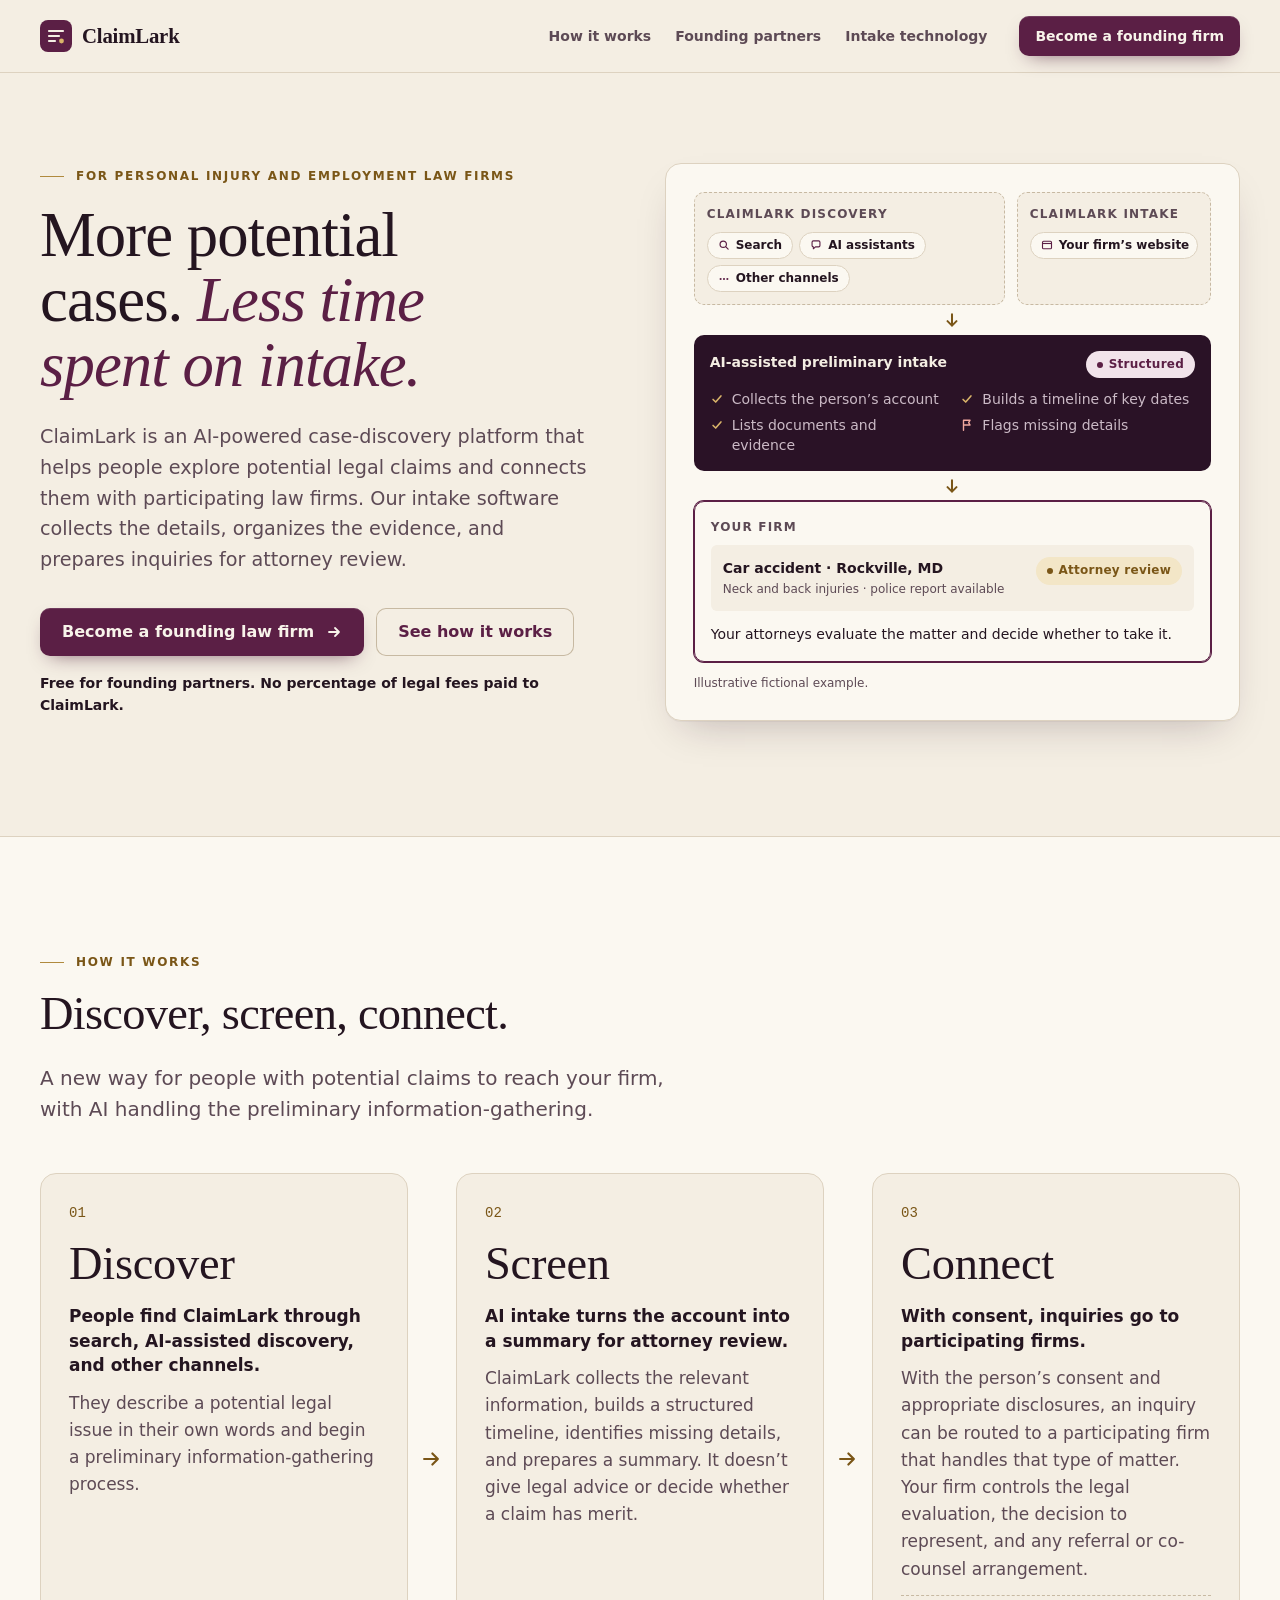
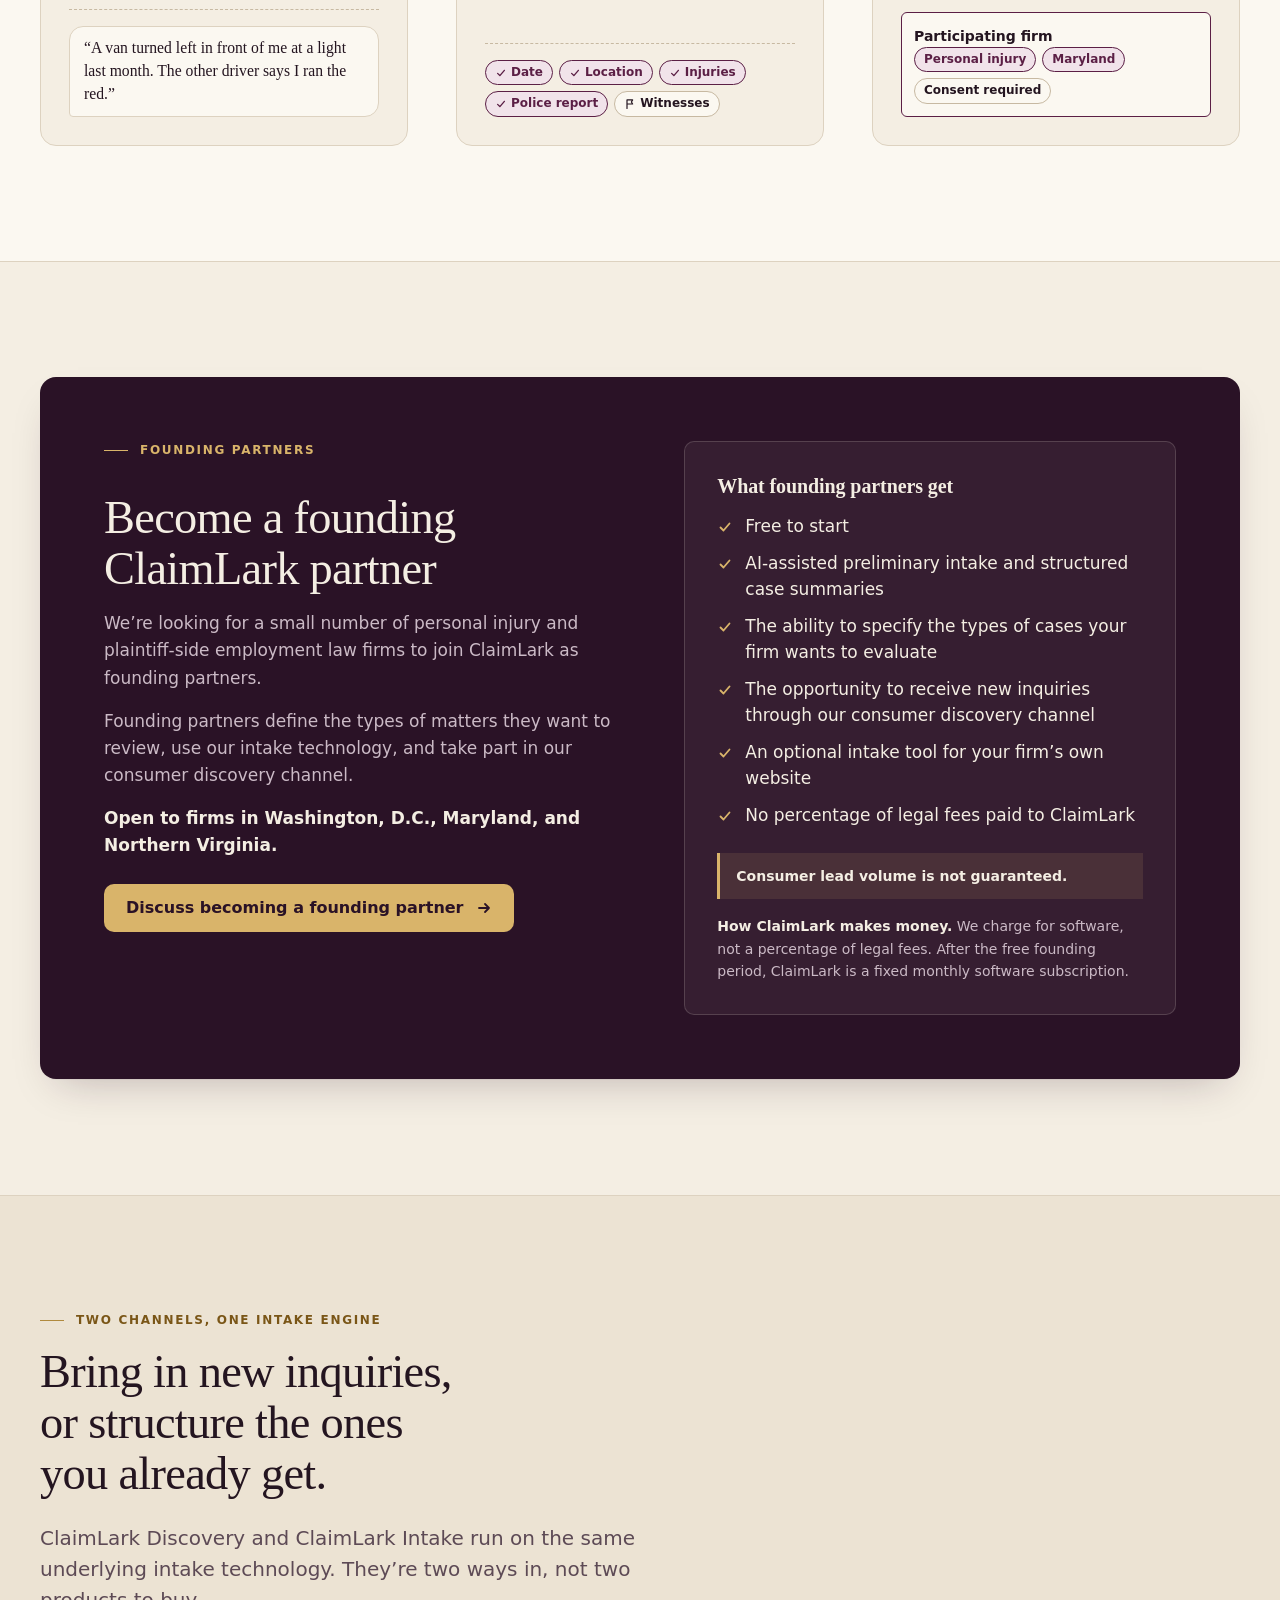
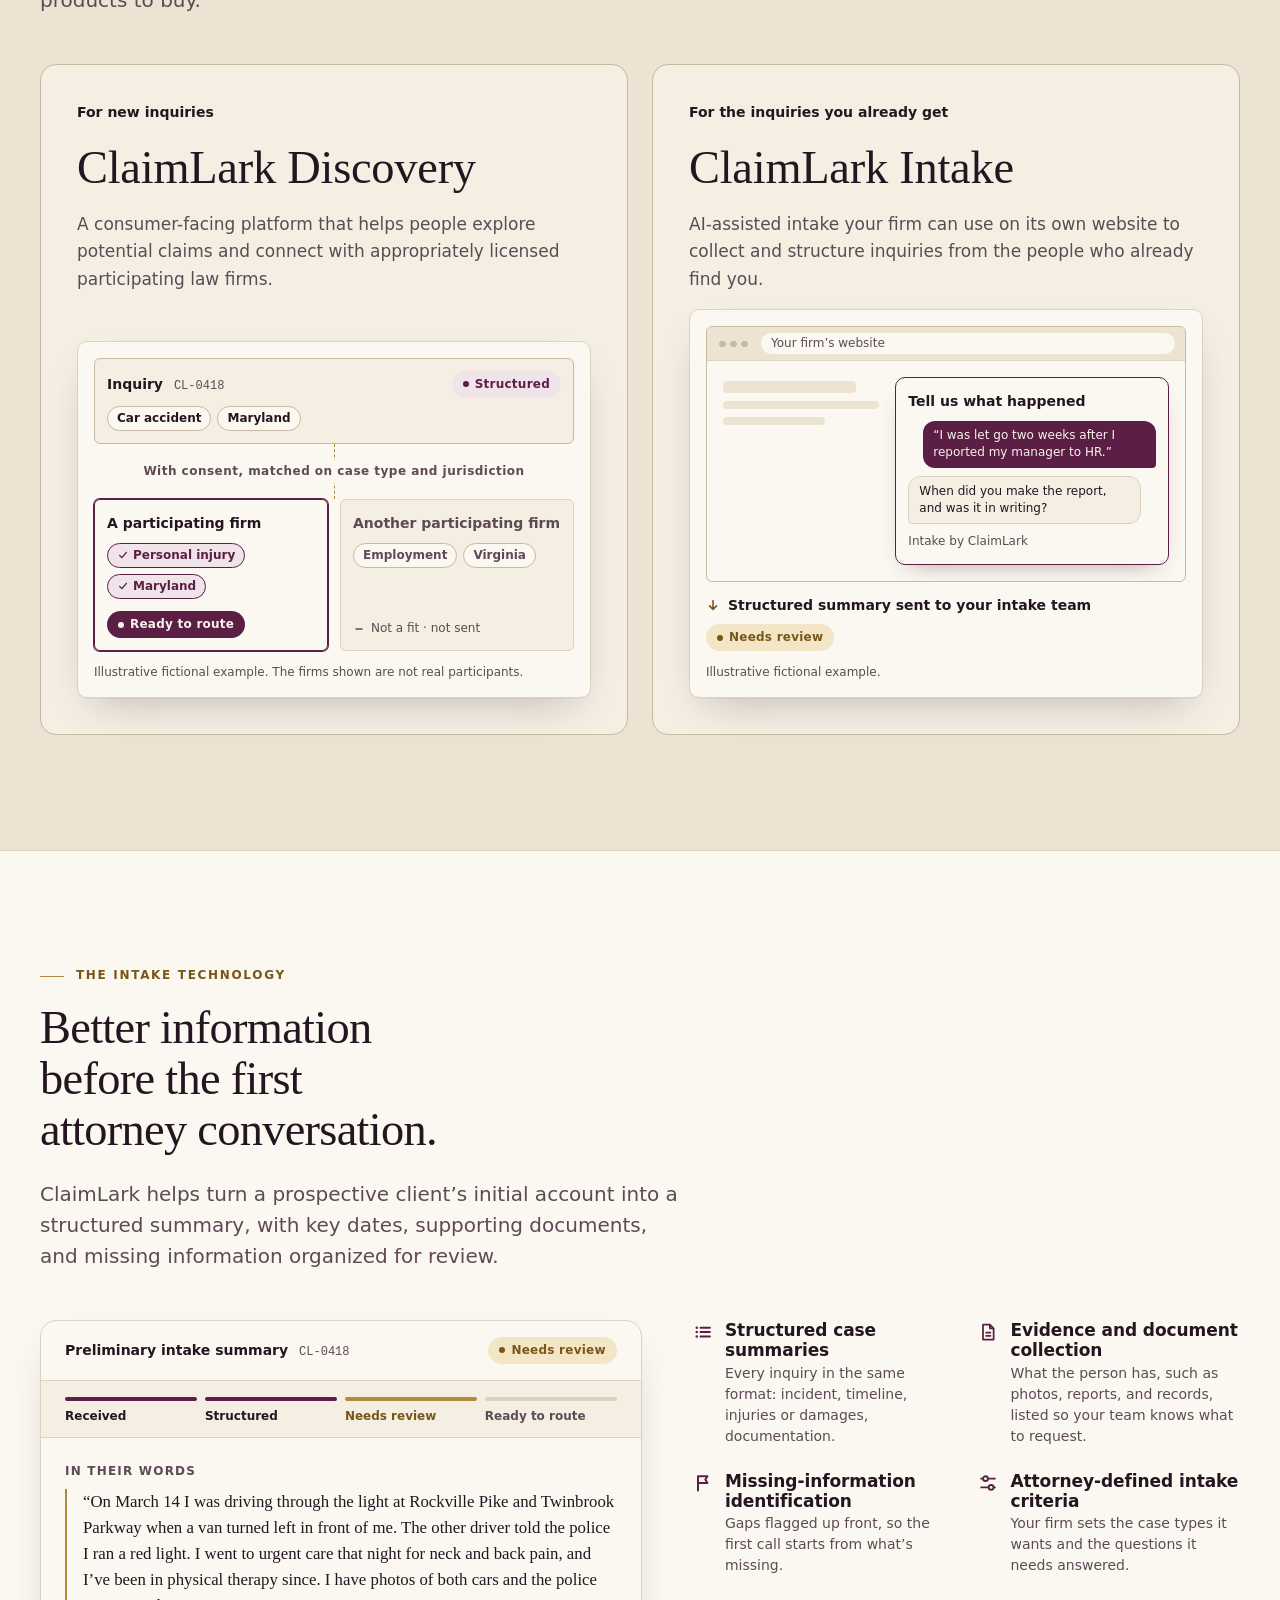
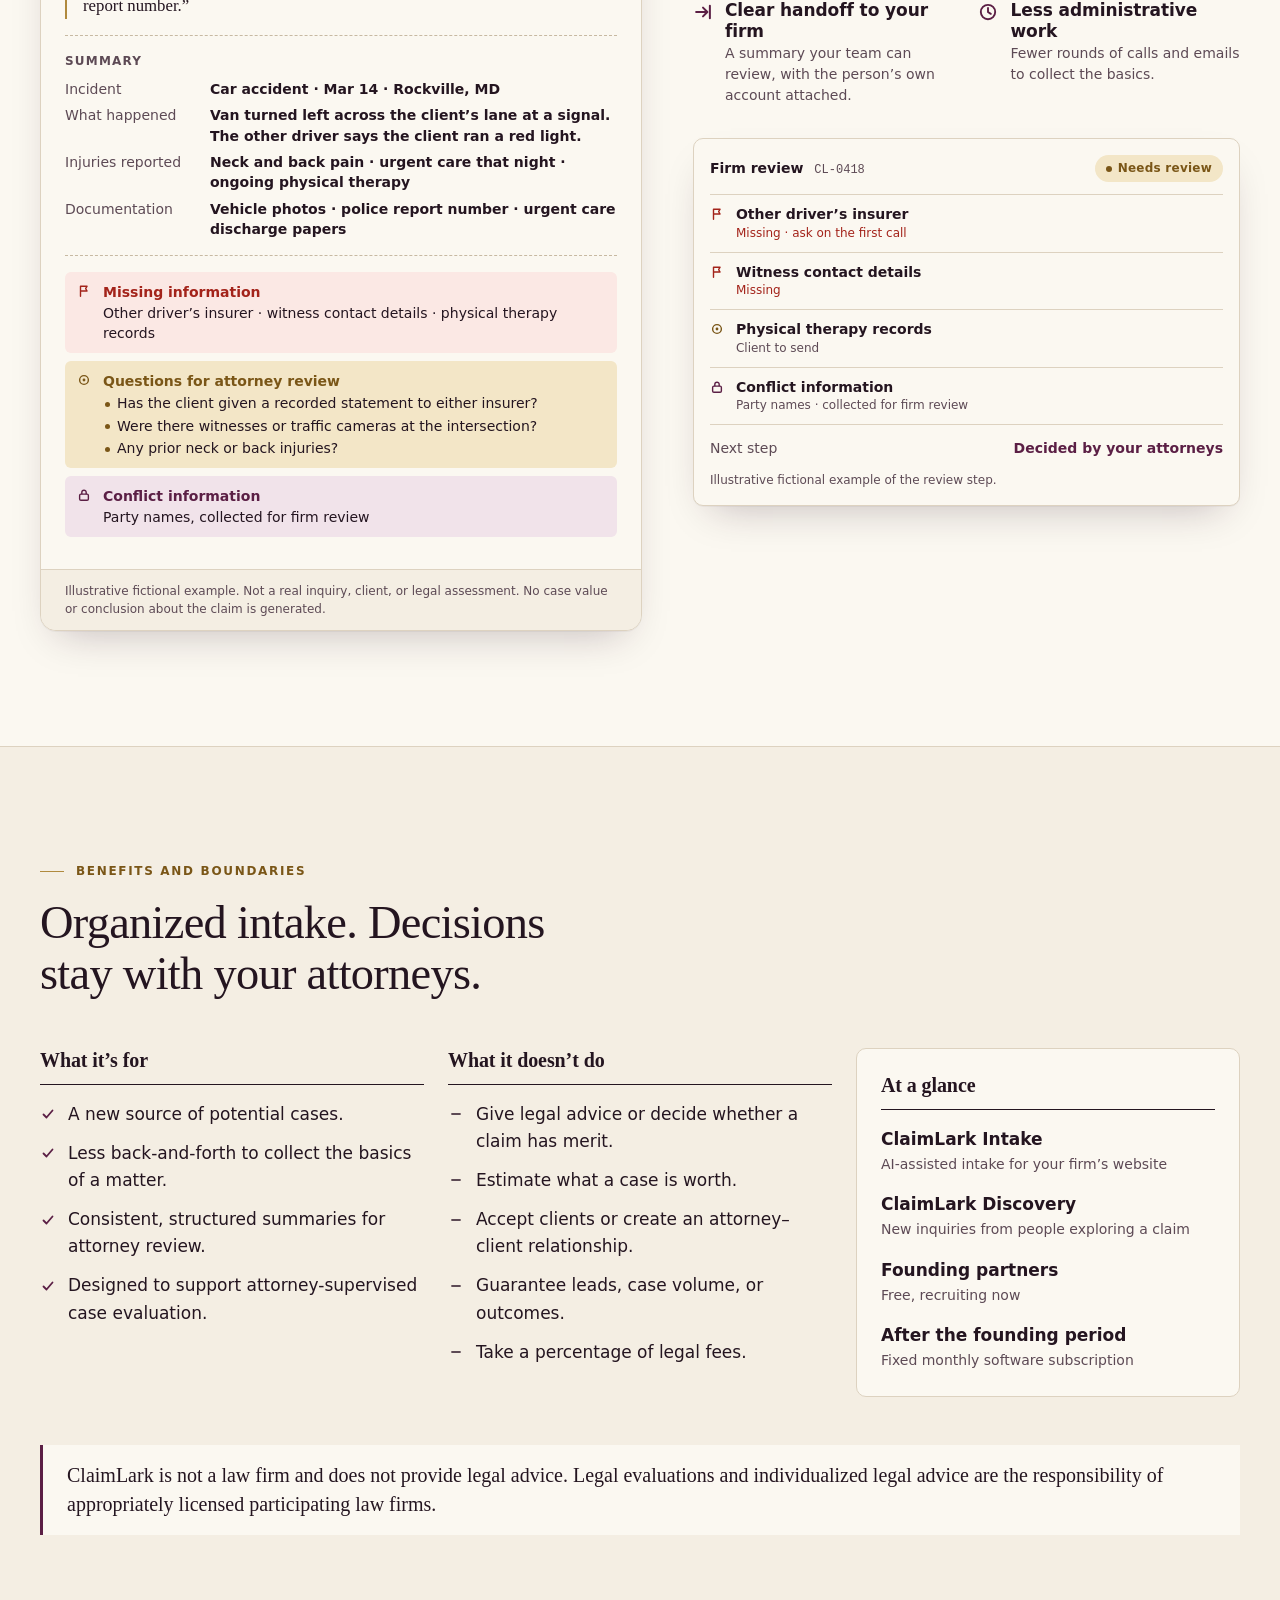
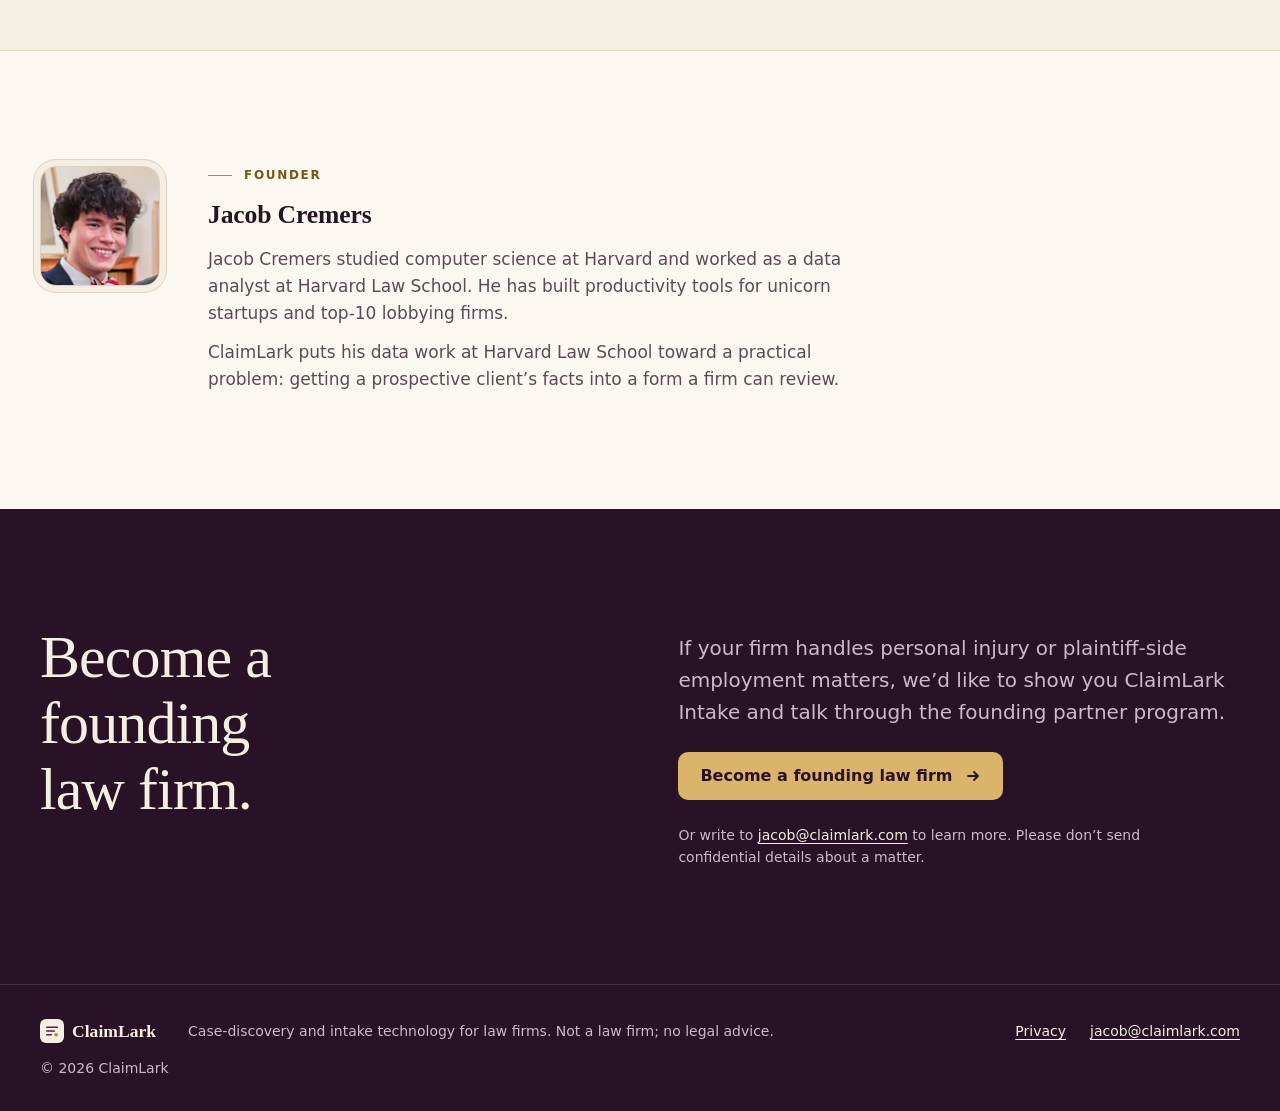
<file: index.html>
<!doctype html>
<html lang="en">
<head>
  <meta charset="utf-8">
  <meta name="viewport" content="width=device-width, initial-scale=1">
  <title>ClaimLark | AI-Powered Case Discovery &amp; Intake for Law Firms</title>
  <meta name="description" content="ClaimLark is an AI-powered case-discovery and intake platform for law firms, with a free founding partner program for personal injury and plaintiff-side employment practices.">
  <link rel="canonical" href="https://claimlark.com/">
  <link rel="icon" href="favicon.svg" type="image/svg+xml">
  <meta name="theme-color" content="#f4eee3">
  <meta property="og:title" content="ClaimLark | AI-Powered Case Discovery &amp; Intake for Law Firms">
  <meta property="og:description" content="More potential cases. Less time spent on intake. A free founding partner program for personal injury and plaintiff-side employment firms.">
  <meta property="og:type" content="website">
  <meta property="og:url" content="https://claimlark.com/">
  <meta property="og:image" content="https://claimlark.com/social-card.svg">
  <link rel="stylesheet" href="styles.css">
</head>
<body>
  <svg class="sprite" aria-hidden="true" focusable="false">
    <symbol id="i-check" viewBox="0 0 16 16"><path d="M3.5 8.5l3 3 6-7" fill="none" stroke="currentColor" stroke-width="1.8" stroke-linecap="round" stroke-linejoin="round"/></symbol>
    <symbol id="i-flag" viewBox="0 0 16 16"><path d="M4 14V2.5m0 0h7.5l-1.6 2.75L11.5 8H4" fill="none" stroke="currentColor" stroke-width="1.6" stroke-linecap="round" stroke-linejoin="round"/></symbol>
    <symbol id="i-dot" viewBox="0 0 16 16"><circle cx="8" cy="8" r="5" fill="none" stroke="currentColor" stroke-width="1.6"/><circle cx="8" cy="8" r="1.6" fill="currentColor"/></symbol>
    <symbol id="i-lock" viewBox="0 0 16 16"><rect x="3" y="7" width="10" height="7" rx="1.5" fill="none" stroke="currentColor" stroke-width="1.6"/><path d="M5.5 7V5a2.5 2.5 0 015 0v2" fill="none" stroke="currentColor" stroke-width="1.6"/></symbol>
    <symbol id="i-minus" viewBox="0 0 16 16"><path d="M4 8h8" fill="none" stroke="currentColor" stroke-width="1.8" stroke-linecap="round"/></symbol>
    <symbol id="i-arrow" viewBox="0 0 16 16"><path d="M3 8h10m-4-4l4 4-4 4" fill="none" stroke="currentColor" stroke-width="1.8" stroke-linecap="round" stroke-linejoin="round"/></symbol>
    <symbol id="i-down" viewBox="0 0 16 16"><path d="M8 3v10m-4-4l4 4 4-4" fill="none" stroke="currentColor" stroke-width="1.8" stroke-linecap="round" stroke-linejoin="round"/></symbol>
    <symbol id="i-search" viewBox="0 0 16 16"><circle cx="7" cy="7" r="4.25" fill="none" stroke="currentColor" stroke-width="1.6"/><path d="M10.2 10.2L13.5 13.5" fill="none" stroke="currentColor" stroke-width="1.6" stroke-linecap="round"/></symbol>
    <symbol id="i-chat" viewBox="0 0 16 16"><path d="M2.75 4.25A1.75 1.75 0 014.5 2.5h7a1.75 1.75 0 011.75 1.75v4.5a1.75 1.75 0 01-1.75 1.75H7.25L4.5 13v-2.5a1.75 1.75 0 01-1.75-1.75z" fill="none" stroke="currentColor" stroke-width="1.5" stroke-linejoin="round"/></symbol>
    <symbol id="i-window" viewBox="0 0 16 16"><rect x="2" y="3" width="12" height="10" rx="1.5" fill="none" stroke="currentColor" stroke-width="1.5"/><path d="M2 6h12" stroke="currentColor" stroke-width="1.5"/></symbol>
    <symbol id="i-more" viewBox="0 0 16 16"><circle cx="3.5" cy="8" r="1.4" fill="currentColor"/><circle cx="8" cy="8" r="1.4" fill="currentColor"/><circle cx="12.5" cy="8" r="1.4" fill="currentColor"/></symbol>
    <symbol id="i-doc" viewBox="0 0 16 16"><path d="M4 2h5.5L12.5 5v9H4z M9.5 2v3h3 M6 8.5h4.5M6 11h4.5" fill="none" stroke="currentColor" stroke-width="1.4" stroke-linejoin="round"/></symbol>
    <symbol id="i-list" viewBox="0 0 16 16"><path d="M6 4.5h7.5M6 8h7.5M6 11.5h7.5" stroke="currentColor" stroke-width="1.6" stroke-linecap="round"/><circle cx="3" cy="4.5" r="1" fill="currentColor"/><circle cx="3" cy="8" r="1" fill="currentColor"/><circle cx="3" cy="11.5" r="1" fill="currentColor"/></symbol>
    <symbol id="i-sliders" viewBox="0 0 16 16"><path d="M2.5 4.5h11M2.5 11.5h11" stroke="currentColor" stroke-width="1.5" stroke-linecap="round"/><circle cx="6" cy="4.5" r="1.9" fill="#fbf8f1" stroke="currentColor" stroke-width="1.5"/><circle cx="10.5" cy="11.5" r="1.9" fill="#fbf8f1" stroke="currentColor" stroke-width="1.5"/></symbol>
    <symbol id="i-handoff" viewBox="0 0 16 16"><path d="M2.5 8h8.5m-3-3.5L11.5 8 8 11.5M13.5 3v10" fill="none" stroke="currentColor" stroke-width="1.6" stroke-linecap="round" stroke-linejoin="round"/></symbol>
    <symbol id="i-clock" viewBox="0 0 16 16"><circle cx="8" cy="8" r="5.75" fill="none" stroke="currentColor" stroke-width="1.5"/><path d="M8 4.75V8l2.25 1.5" fill="none" stroke="currentColor" stroke-width="1.5" stroke-linecap="round"/></symbol>
    <symbol id="i-mark-inverse" viewBox="0 0 32 32"><rect width="32" height="32" rx="8" fill="#f4eee3"/><path d="M9 11h14M9 16h10M9 21h6" stroke="#5b1f45" stroke-width="2.2" stroke-linecap="round"/><circle cx="21.5" cy="21" r="2.4" fill="#b08a3e"/></symbol>
    <symbol id="i-mark" viewBox="0 0 32 32"><rect width="32" height="32" rx="8" fill="#5b1f45"/><path d="M9 11h14M9 16h10M9 21h6" stroke="#f4eee3" stroke-width="2.2" stroke-linecap="round"/><circle cx="21.5" cy="21" r="2.4" fill="#d9b46a"/></symbol>
  </svg>

  <a class="skip-link" href="#main">Skip to content</a>

  <header class="site-header">
    <div class="shell nav">
      <a class="brand" href="/">
        <svg class="brand-mark" width="32" height="32" aria-hidden="true" focusable="false"><use href="#i-mark"/></svg>
        <span>ClaimLark</span>
      </a>
      <nav class="nav-links" aria-label="Page sections">
        <a href="#how">How it works</a>
        <a href="#partners">Founding partners</a>
        <a href="#intake">Intake technology</a>
      </nav>
      <a class="button button--small nav-cta" href="mailto:jacob@claimlark.com?subject=ClaimLark%20founding%20partner">Become a founding firm</a>
    </div>
  </header>

  <main id="main">
    <section class="hero" aria-labelledby="hero-title">
      <div class="shell hero-grid">
        <div class="hero-copy">
          <p class="eyebrow">For personal injury and employment law firms</p>
          <h1 id="hero-title">More potential cases. <em>Less time spent on intake.</em></h1>
          <p class="lede">ClaimLark is an AI-powered case-discovery platform that helps people explore potential legal claims and connects them with participating law firms. Our intake software collects the details, organizes the evidence, and prepares inquiries for attorney review.</p>
          <div class="hero-actions">
            <a class="button" href="mailto:jacob@claimlark.com?subject=ClaimLark%20founding%20partner">Become a founding law firm <svg class="icon" width="16" height="16" aria-hidden="true" focusable="false"><use href="#i-arrow"/></svg></a>
            <a class="button button--ghost" href="#how">See how it works</a>
          </div>
          <p class="hero-note">Free for founding partners. No percentage of legal fees paid to ClaimLark.</p>
        </div>

        <figure class="channel-map" aria-labelledby="map-caption">
          <div class="map-sources">
            <div class="source-group">
              <p class="label">ClaimLark Discovery</p>
              <ul class="sources">
                <li><svg class="icon" width="16" height="16" aria-hidden="true" focusable="false"><use href="#i-search"/></svg>Search</li>
                <li><svg class="icon" width="16" height="16" aria-hidden="true" focusable="false"><use href="#i-chat"/></svg>AI assistants</li>
                <li><svg class="icon" width="16" height="16" aria-hidden="true" focusable="false"><use href="#i-more"/></svg>Other channels</li>
              </ul>
            </div>
            <div class="source-group">
              <p class="label">ClaimLark Intake</p>
              <ul class="sources">
                <li><svg class="icon" width="16" height="16" aria-hidden="true" focusable="false"><use href="#i-window"/></svg>Your firm’s website</li>
              </ul>
            </div>
          </div>
          <div class="map-link" aria-hidden="true"><svg class="icon" width="16" height="16" focusable="false"><use href="#i-down"/></svg></div>
          <div class="map-core">
            <div class="map-core-head">
              <p class="map-title">AI-assisted preliminary intake</p>
              <span class="pill pill--structured">Structured</span>
            </div>
            <ul class="map-steps">
              <li><svg class="icon" width="16" height="16" aria-hidden="true" focusable="false"><use href="#i-check"/></svg>Collects the person’s account</li>
              <li><svg class="icon" width="16" height="16" aria-hidden="true" focusable="false"><use href="#i-check"/></svg>Builds a timeline of key dates</li>
              <li><svg class="icon" width="16" height="16" aria-hidden="true" focusable="false"><use href="#i-check"/></svg>Lists documents and evidence</li>
              <li class="map-steps-flag"><svg class="icon" width="16" height="16" aria-hidden="true" focusable="false"><use href="#i-flag"/></svg>Flags missing details</li>
            </ul>
          </div>
          <div class="map-link" aria-hidden="true"><svg class="icon" width="16" height="16" focusable="false"><use href="#i-down"/></svg></div>
          <div class="map-firm">
            <p class="label">Your firm</p>
            <div class="map-inquiry">
              <div>
                <p class="map-title">Car accident · Rockville, MD</p>
                <p class="map-sub">Neck and back injuries · police report available</p>
              </div>
              <span class="pill pill--review">Attorney review</span>
            </div>
            <p class="map-note">Your attorneys evaluate the matter and decide whether to take it.</p>
          </div>
          <figcaption id="map-caption" class="caption">Illustrative fictional example.</figcaption>
        </figure>
      </div>
    </section>

    <section class="section how" id="how" aria-labelledby="how-title">
      <div class="shell">
        <p class="eyebrow">How it works</p>
        <h2 id="how-title">Discover, screen, connect.</h2>
        <p class="section-lede">A new way for people with potential claims to reach your firm, with AI handling the preliminary information-gathering.</p>
        <ol class="stages">
          <li class="stage-card">
            <div class="stage-top"><span class="stage-num">01</span></div>
            <h3>Discover</h3>
            <p class="stage-lead">People find ClaimLark through search, AI-assisted discovery, and other channels.</p>
            <p>They describe a potential legal issue in their own words and begin a preliminary information-gathering process.</p>
            <div class="stage-visual" aria-hidden="true">
              <p class="bubble">“A van turned left in front of me at a light last month. The other driver says I ran the red.”</p>
            </div>
          </li>
          <li class="stage-card">
            <div class="stage-top"><span class="stage-num">02</span></div>
            <h3>Screen</h3>
            <p class="stage-lead">AI intake turns the account into a summary for attorney review.</p>
            <p>ClaimLark collects the relevant information, builds a structured timeline, identifies missing details, and prepares a summary. It doesn’t give legal advice or decide whether a claim has merit.</p>
            <div class="stage-visual" aria-hidden="true">
              <ul class="chips">
                <li class="chip chip--hit"><svg class="icon" width="14" height="14" focusable="false"><use href="#i-check"/></svg>Date</li>
                <li class="chip chip--hit"><svg class="icon" width="14" height="14" focusable="false"><use href="#i-check"/></svg>Location</li>
                <li class="chip chip--hit"><svg class="icon" width="14" height="14" focusable="false"><use href="#i-check"/></svg>Injuries</li>
                <li class="chip chip--hit"><svg class="icon" width="14" height="14" focusable="false"><use href="#i-check"/></svg>Police report</li>
                <li class="chip chip--missing"><svg class="icon" width="14" height="14" focusable="false"><use href="#i-flag"/></svg>Witnesses</li>
              </ul>
            </div>
          </li>
          <li class="stage-card">
            <div class="stage-top"><span class="stage-num">03</span></div>
            <h3>Connect</h3>
            <p class="stage-lead">With consent, inquiries go to participating firms.</p>
            <p>With the person’s consent and appropriate disclosures, an inquiry can be routed to a participating firm that handles that type of matter. Your firm controls the legal evaluation, the decision to represent, and any referral or co-counsel arrangement.</p>
            <div class="stage-visual" aria-hidden="true">
              <div class="mini-firm">
                <p>Participating firm</p>
                <ul class="chips">
                  <li class="chip chip--hit">Personal injury</li>
                  <li class="chip chip--hit">Maryland</li>
                  <li class="chip">Consent required</li>
                </ul>
              </div>
            </div>
          </li>
        </ol>
      </div>
    </section>

    <section class="section partners" id="partners" aria-labelledby="partners-title">
      <div class="shell">
        <div class="partner-card">
          <div class="partner-intro">
            <p class="eyebrow">Founding partners</p>
            <h2 id="partners-title">Become a founding ClaimLark partner</h2>
            <p>We’re looking for a small number of personal injury and plaintiff-side employment law firms to join ClaimLark as founding partners.</p>
            <p>Founding partners define the types of matters they want to review, use our intake technology, and take part in our consumer discovery channel.</p>
            <p class="partner-region">Open to firms in Washington, D.C., Maryland, and Northern Virginia.</p>
            <a class="button button--brass" href="mailto:jacob@claimlark.com?subject=ClaimLark%20founding%20partner">Discuss becoming a founding partner <svg class="icon" width="16" height="16" aria-hidden="true" focusable="false"><use href="#i-arrow"/></svg></a>
          </div>
          <div class="partner-detail">
            <h3>What founding partners get</h3>
            <ul class="benefits">
              <li>Free to start</li>
              <li>AI-assisted preliminary intake and structured case summaries</li>
              <li>The ability to specify the types of cases your firm wants to evaluate</li>
              <li>The opportunity to receive new inquiries through our consumer discovery channel</li>
              <li>An optional intake tool for your firm’s own website</li>
              <li>No percentage of legal fees paid to ClaimLark</li>
            </ul>
            <p class="partner-caveat">Consumer lead volume is not guaranteed.</p>
            <p class="partner-fees"><strong>How ClaimLark makes money.</strong> We charge for software, not a percentage of legal fees. After the free founding period, ClaimLark is a fixed monthly software subscription.</p>
          </div>
        </div>
      </div>
    </section>

    <section class="section channels" id="channels" aria-labelledby="channels-title">
      <div class="shell">
        <p class="eyebrow">Two channels, one intake engine</p>
        <h2 id="channels-title">Bring in new inquiries, or structure the ones you already get.</h2>
        <p class="section-lede">ClaimLark Discovery and ClaimLark Intake run on the same underlying intake technology. They’re two ways in, not two products to buy.</p>

        <div class="channels-grid">
          <article class="channel" aria-labelledby="discovery-title">
            <p class="stage">For new inquiries</p>
            <h3 id="discovery-title">ClaimLark Discovery</h3>
            <p>A consumer-facing platform that helps people explore potential claims and connect with appropriately licensed participating law firms.</p>

            <figure class="panel match" aria-labelledby="match-caption">
              <div class="match-inquiry">
                <div class="panel-head">
                  <p class="panel-title">Inquiry <span class="mono">CL-0418</span></p>
                  <span class="pill pill--structured">Structured</span>
                </div>
                <ul class="chips">
                  <li class="chip">Car accident</li>
                  <li class="chip">Maryland</li>
                </ul>
              </div>
              <p class="match-rule"><span>With consent, matched on case type and jurisdiction</span></p>
              <ul class="firms">
                <li class="firm firm--fit">
                  <p class="firm-name">A participating firm</p>
                  <ul class="chips">
                    <li class="chip chip--hit"><svg class="icon" width="14" height="14" aria-hidden="true" focusable="false"><use href="#i-check"/></svg>Personal injury</li>
                    <li class="chip chip--hit"><svg class="icon" width="14" height="14" aria-hidden="true" focusable="false"><use href="#i-check"/></svg>Maryland</li>
                  </ul>
                  <p class="firm-result"><span class="pill pill--route">Ready to route</span></p>
                </li>
                <li class="firm firm--miss">
                  <p class="firm-name">Another participating firm</p>
                  <ul class="chips">
                    <li class="chip">Employment</li>
                    <li class="chip">Virginia</li>
                  </ul>
                  <p class="firm-result"><svg class="icon" width="14" height="14" aria-hidden="true" focusable="false"><use href="#i-minus"/></svg>Not a fit · not sent</p>
                </li>
              </ul>
              <figcaption id="match-caption" class="caption">Illustrative fictional example. The firms shown are not real participants.</figcaption>
            </figure>
          </article>

          <article class="channel" aria-labelledby="intake-channel-title">
            <p class="stage">For the inquiries you already get</p>
            <h3 id="intake-channel-title">ClaimLark Intake</h3>
            <p>AI-assisted intake your firm can use on its own website to collect and structure inquiries from the people who already find you.</p>

            <figure class="panel embed" aria-labelledby="embed-caption">
              <div class="browser">
                <div class="browser-bar"><span class="browser-dots" aria-hidden="true"></span><span class="browser-url">Your firm’s website</span></div>
                <div class="browser-body">
                  <div class="site-lines" aria-hidden="true"><span></span><span></span><span></span></div>
                  <div class="widget">
                    <p class="widget-title">Tell us what happened</p>
                    <p class="widget-msg">“I was let go two weeks after I reported my manager to HR.”</p>
                    <p class="widget-q">When did you make the report, and was it in writing?</p>
                    <p class="widget-foot">Intake by ClaimLark</p>
                  </div>
                </div>
              </div>
              <p class="embed-out"><svg class="icon" width="16" height="16" aria-hidden="true" focusable="false"><use href="#i-down"/></svg><span>Structured summary sent to your intake team</span><span class="pill pill--review">Needs review</span></p>
              <figcaption id="embed-caption" class="caption">Illustrative fictional example.</figcaption>
            </figure>
          </article>
        </div>
      </div>
    </section>

    <section class="section intake" id="intake" aria-labelledby="intake-title">
      <div class="shell">
        <p class="eyebrow">The intake technology</p>
        <h2 id="intake-title">Better information before the first attorney conversation.</h2>
        <p class="section-lede">ClaimLark helps turn a prospective client’s initial account into a structured summary, with key dates, supporting documents, and missing information organized for review.</p>

        <div class="intake-grid">
          <figure class="record" aria-labelledby="record-caption">
            <div class="record-head">
              <p class="record-title">Preliminary intake summary <span class="mono">CL-0418</span></p>
              <span class="pill pill--review">Needs review</span>
            </div>
            <ol class="rail" aria-label="Intake status">
              <li class="is-done"><span>Received</span></li>
              <li class="is-done"><span>Structured</span></li>
              <li class="is-current" aria-current="step"><span>Needs review</span></li>
              <li><span>Ready to route</span></li>
            </ol>

            <div class="record-body">
              <div class="record-block">
                <p class="label">In their words</p>
                <blockquote class="account">“On March 14 I was driving through the light at Rockville Pike and Twinbrook Parkway when a van turned left in front of me. The other driver told the police I ran a red light. I went to urgent care that night for neck and back pain, and I’ve been in physical therapy since. I have photos of both cars and the police report number.”</blockquote>
              </div>

              <div class="record-block">
                <p class="label">Summary</p>
                <dl class="fields">
                  <div><dt>Incident</dt><dd>Car accident · Mar 14 · Rockville, MD</dd></div>
                  <div><dt>What happened</dt><dd>Van turned left across the client’s lane at a signal. The other driver says the client ran a red light.</dd></div>
                  <div><dt>Injuries reported</dt><dd>Neck and back pain · urgent care that night · ongoing physical therapy</dd></div>
                  <div><dt>Documentation</dt><dd>Vehicle photos · police report number · urgent care discharge papers</dd></div>
                </dl>
              </div>

              <div class="record-block record-flags">
                <p class="flag-line flag-line--missing"><svg class="icon" width="16" height="16" aria-hidden="true" focusable="false"><use href="#i-flag"/></svg><span><strong>Missing information</strong> Other driver’s insurer · witness contact details · physical therapy records</span></p>
                <div class="flag-line flag-line--questions">
                  <svg class="icon" width="16" height="16" aria-hidden="true" focusable="false"><use href="#i-dot"/></svg>
                  <div>
                    <p><strong>Questions for attorney review</strong></p>
                    <ul class="questions">
                      <li>Has the client given a recorded statement to either insurer?</li>
                      <li>Were there witnesses or traffic cameras at the intersection?</li>
                      <li>Any prior neck or back injuries?</li>
                    </ul>
                  </div>
                </div>
                <p class="flag-line"><svg class="icon" width="16" height="16" aria-hidden="true" focusable="false"><use href="#i-lock"/></svg><span><strong>Conflict information</strong> Party names, collected for firm review</span></p>
              </div>
            </div>
            <figcaption id="record-caption" class="caption">Illustrative fictional example. Not a real inquiry, client, or legal assessment. No case value or conclusion about the claim is generated.</figcaption>
          </figure>

          <div class="intake-side">
            <ul class="capabilities">
              <li>
                <svg class="icon" width="20" height="20" aria-hidden="true" focusable="false"><use href="#i-list"/></svg>
                <div><h3>Structured case summaries</h3><p>Every inquiry in the same format: incident, timeline, injuries or damages, documentation.</p></div>
              </li>
              <li>
                <svg class="icon" width="20" height="20" aria-hidden="true" focusable="false"><use href="#i-doc"/></svg>
                <div><h3>Evidence and document collection</h3><p>What the person has, such as photos, reports, and records, listed so your team knows what to request.</p></div>
              </li>
              <li>
                <svg class="icon" width="20" height="20" aria-hidden="true" focusable="false"><use href="#i-flag"/></svg>
                <div><h3>Missing-information identification</h3><p>Gaps flagged up front, so the first call starts from what’s missing.</p></div>
              </li>
              <li>
                <svg class="icon" width="20" height="20" aria-hidden="true" focusable="false"><use href="#i-sliders"/></svg>
                <div><h3>Attorney-defined intake criteria</h3><p>Your firm sets the case types it wants and the questions it needs answered.</p></div>
              </li>
              <li>
                <svg class="icon" width="20" height="20" aria-hidden="true" focusable="false"><use href="#i-handoff"/></svg>
                <div><h3>Clear handoff to your firm</h3><p>A summary your team can review, with the person’s own account attached.</p></div>
              </li>
              <li>
                <svg class="icon" width="20" height="20" aria-hidden="true" focusable="false"><use href="#i-clock"/></svg>
                <div><h3>Less administrative work</h3><p>Fewer rounds of calls and emails to collect the basics.</p></div>
              </li>
            </ul>

            <figure class="panel review" aria-labelledby="review-caption">
              <div class="panel-head">
                <p class="panel-title">Firm review <span class="mono">CL-0418</span></p>
                <span class="pill pill--review">Needs review</span>
              </div>
              <ul class="checklist">
                <li class="check--missing">
                  <svg class="icon" width="16" height="16" aria-hidden="true" focusable="false"><use href="#i-flag"/></svg>
                  <span><strong>Other driver’s insurer</strong><small>Missing · ask on the first call</small></span>
                </li>
                <li class="check--missing">
                  <svg class="icon" width="16" height="16" aria-hidden="true" focusable="false"><use href="#i-flag"/></svg>
                  <span><strong>Witness contact details</strong><small>Missing</small></span>
                </li>
                <li class="check--confirm">
                  <svg class="icon" width="16" height="16" aria-hidden="true" focusable="false"><use href="#i-dot"/></svg>
                  <span><strong>Physical therapy records</strong><small>Client to send</small></span>
                </li>
                <li class="check--conflict">
                  <svg class="icon" width="16" height="16" aria-hidden="true" focusable="false"><use href="#i-lock"/></svg>
                  <span><strong>Conflict information</strong><small>Party names · collected for firm review</small></span>
                </li>
              </ul>
              <div class="panel-foot"><span>Next step</span><strong>Decided by your attorneys</strong></div>
              <figcaption id="review-caption" class="caption">Illustrative fictional example of the review step.</figcaption>
            </figure>
          </div>
        </div>
      </div>
    </section>

    <section class="section boundaries" id="boundaries" aria-labelledby="boundaries-title">
      <div class="shell">
        <p class="eyebrow">Benefits and boundaries</p>
        <h2 id="boundaries-title">Organized intake. Decisions stay with your attorneys.</h2>

        <div class="bounds-grid">
          <div class="bounds">
            <h3>What it’s for</h3>
            <ul class="bounds-list bounds-list--yes">
              <li>A new source of potential cases.</li>
              <li>Less back-and-forth to collect the basics of a matter.</li>
              <li>Consistent, structured summaries for attorney review.</li>
              <li>Designed to support attorney-supervised case evaluation.</li>
            </ul>
          </div>
          <div class="bounds">
            <h3>What it doesn’t do</h3>
            <ul class="bounds-list bounds-list--no">
              <li>Give legal advice or decide whether a claim has merit.</li>
              <li>Estimate what a case is worth.</li>
              <li>Accept clients or create an attorney–client relationship.</li>
              <li>Guarantee leads, case volume, or outcomes.</li>
              <li>Take a percentage of legal fees.</li>
            </ul>
          </div>
          <div class="ledger">
            <h3>At a glance</h3>
            <dl>
              <div><dt>ClaimLark Intake</dt><dd>AI-assisted intake for your firm’s website</dd></div>
              <div><dt>ClaimLark Discovery</dt><dd>New inquiries from people exploring a claim</dd></div>
              <div><dt>Founding partners</dt><dd>Free, recruiting now</dd></div>
              <div><dt>After the founding period</dt><dd>Fixed monthly software subscription</dd></div>
            </dl>
          </div>
        </div>

        <p class="boundary-note">ClaimLark is not a law firm and does not provide legal advice. Legal evaluations and individualized legal advice are the responsibility of appropriately licensed participating law firms.</p>
      </div>
    </section>

    <section class="section founder" aria-labelledby="founder-title">
      <div class="shell">
        <div class="founder-card">
          <img class="founder-photo" src="assets/jacob-cremers.jpg" width="120" height="120" alt="Portrait of Jacob Cremers" loading="lazy" decoding="async">
          <div>
            <p class="eyebrow">Founder</p>
            <h2 id="founder-title">Jacob Cremers</h2>
            <p>Jacob Cremers studied computer science at Harvard and worked as a data analyst at Harvard Law School. He has built productivity tools for unicorn startups and top-10 lobbying firms.</p>
            <p>ClaimLark puts his data work at Harvard Law School toward a practical problem: getting a prospective client’s facts into a form a firm can review.</p>
          </div>
        </div>
      </div>
    </section>

    <section class="cta" id="contact" aria-labelledby="cta-title">
      <div class="shell cta-inner">
        <h2 id="cta-title">Become a founding law firm.</h2>
        <div class="cta-body">
          <p>If your firm handles personal injury or plaintiff-side employment matters, we’d like to show you ClaimLark Intake and talk through the founding partner program.</p>
          <a class="button button--brass" href="mailto:jacob@claimlark.com?subject=ClaimLark%20founding%20partner">Become a founding law firm <svg class="icon" width="16" height="16" aria-hidden="true" focusable="false"><use href="#i-arrow"/></svg></a>
          <p class="cta-note">Or write to <a href="mailto:jacob@claimlark.com">jacob@claimlark.com</a> to learn more. Please don’t send confidential details about a matter.</p>
        </div>
      </div>
    </section>
  </main>

  <footer class="site-footer">
    <div class="shell footer-inner">
      <p class="footer-brand"><svg class="brand-mark" width="24" height="24" aria-hidden="true" focusable="false"><use href="#i-mark-inverse"/></svg>ClaimLark</p>
      <p>Case-discovery and intake technology for law firms. Not a law firm; no legal advice.</p>
      <p class="footer-links"><a href="privacy.html">Privacy</a><a href="mailto:jacob@claimlark.com">jacob@claimlark.com</a></p>
      <p class="footer-copy">© <span data-year>2026</span> ClaimLark</p>
    </div>
  </footer>
  <script src="script.js"></script>
</body>
</html>
</file>
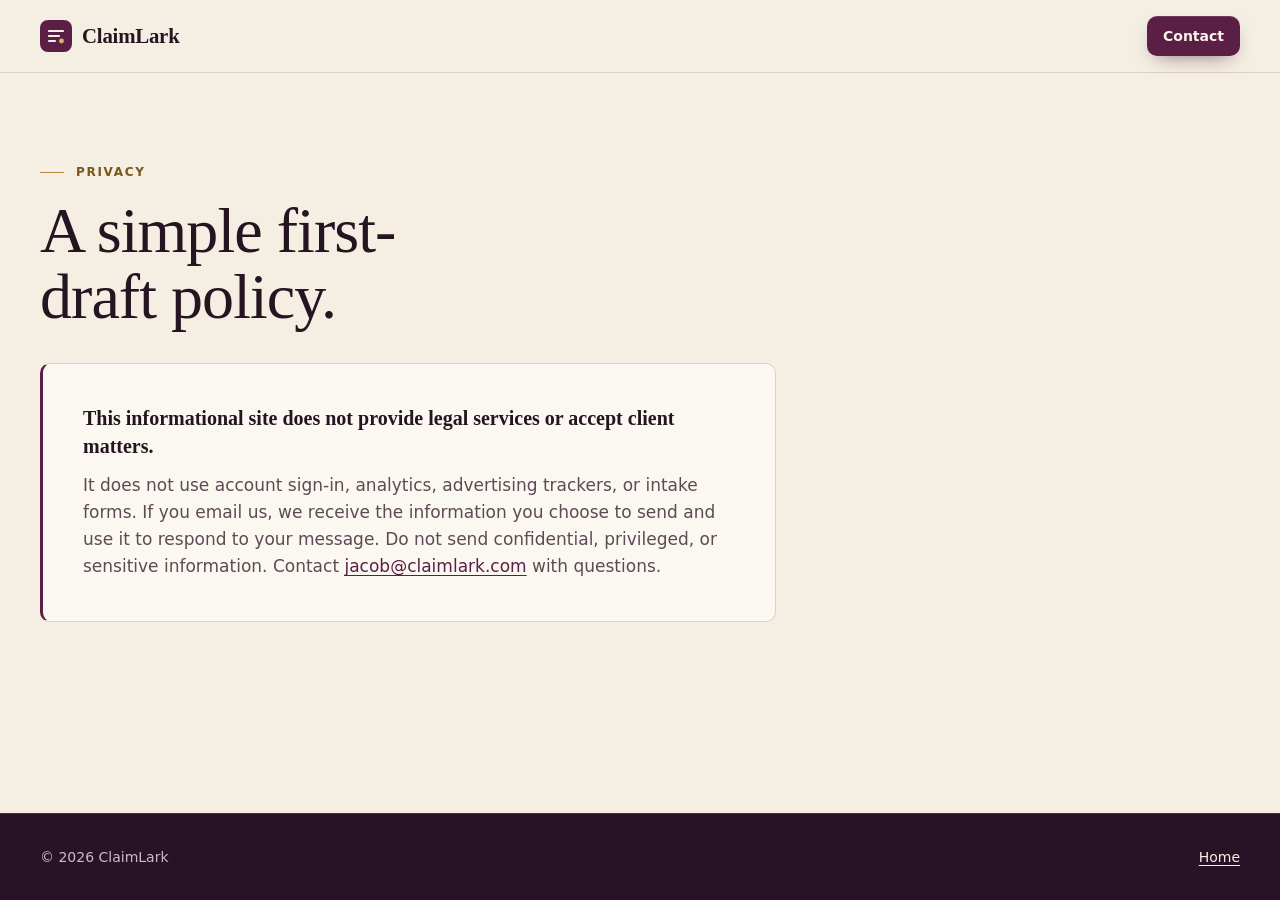
<file: privacy.html>
<!doctype html>
<html lang="en">
<head>
  <meta charset="utf-8">
  <meta name="viewport" content="width=device-width, initial-scale=1">
  <title>Privacy — ClaimLark</title>
  <meta name="description" content="ClaimLark privacy and contact information.">
  <link rel="canonical" href="https://claimlark.com/privacy.html">
  <link rel="icon" href="favicon.svg" type="image/svg+xml">
  <meta name="theme-color" content="#f4eee3">
  <link rel="stylesheet" href="styles.css">
</head>
<body>
  <a class="skip-link" href="#main">Skip to content</a>

  <header class="site-header">
    <div class="shell nav">
      <a class="brand" href="/">
        <svg class="brand-mark" width="32" height="32" viewBox="0 0 32 32" aria-hidden="true" focusable="false"><rect width="32" height="32" rx="8" fill="#5b1f45"/><path d="M9 11h14M9 16h10M9 21h6" stroke="#f4eee3" stroke-width="2.2" stroke-linecap="round"/><circle cx="21.5" cy="21" r="2.4" fill="#d9b46a"/></svg>
        <span>ClaimLark</span>
      </a>
      <a class="button button--small" href="mailto:jacob@claimlark.com">Contact</a>
    </div>
  </header>

  <main id="main" class="policy">
    <div class="shell">
      <p class="eyebrow">Privacy</p>
      <h1>A simple first-draft policy.</h1>
      <div class="policy-card">
        <strong>This informational site does not provide legal services or accept client matters.</strong>
        <p>It does not use account sign-in, analytics, advertising trackers, or intake forms. If you email us, we receive the information you choose to send and use it to respond to your message. Do not send confidential, privileged, or sensitive information. Contact <a href="mailto:jacob@claimlark.com">jacob@claimlark.com</a> with questions.</p>
      </div>
    </div>
  </main>

  <footer class="site-footer">
    <div class="shell footer-inner footer-inner--simple">
      <p class="footer-copy">© <span data-year>2026</span> ClaimLark</p>
      <p class="footer-links"><a href="/">Home</a></p>
    </div>
  </footer>
  <script src="script.js"></script>
</body>
</html>
</file>
<file: styles.css>
/* ClaimLark design system
   Oxblood-plum anchor, parchment ground, brass accent, signal red only for
   missing information. Editorial serif headings over clean sans components. */

:root {
  color-scheme: light;

  /* Palette */
  --parchment: #f4eee3;
  --paper: #fbf8f1;
  --vellum: #ece3d3;
  --ink: #241520;
  --ink-muted: #5d4a55;
  --line: #ddd2c0;
  --line-strong: #c7b9a2;
  --plum-950: #2a1226;
  --plum-800: #44152f;
  --plum-700: #5b1f45;
  --plum-100: #f1e3ea;
  --brass-700: #7a5617;
  --brass-500: #b08a3e;
  --brass-300: #d9b46a;
  --brass-100: #f3e6c7;
  --signal: #a3231a;
  --signal-100: #fbe8e4;
  --on-dark: #f4eee3;
  --on-dark-muted: #cbbac6;
  --focus: #9a6c1c;

  /* Type */
  --serif: "Iowan Old Style", "Palatino Linotype", Palatino, "Book Antiqua", "URW Palladio L", P052, Georgia, serif;
  --sans: ui-sans-serif, system-ui, -apple-system, BlinkMacSystemFont, "Segoe UI", Roboto, "Helvetica Neue", Arial, sans-serif;
  --mono: ui-monospace, "SF Mono", SFMono-Regular, Menlo, Consolas, "Liberation Mono", monospace;
  --step--2: 0.75rem;
  --step--1: 0.875rem;
  --step-0: 1.0625rem;
  --step-1: 1.25rem;
  --step-2: clamp(1.35rem, 1.2rem + 0.6vw, 1.6rem);
  --step-3: clamp(1.85rem, 1.4rem + 1.9vw, 2.9rem);
  --step-4: clamp(2.4rem, 1.2rem + 3.4vw, 4.3rem);

  /* Space (4px base) */
  --s-1: 4px;
  --s-2: 8px;
  --s-3: 12px;
  --s-4: 16px;
  --s-5: 24px;
  --s-6: 32px;
  --s-7: 48px;
  --s-8: 64px;
  --s-9: 96px;
  --gutter: clamp(16px, 4vw, 40px);
  --section: clamp(64px, 9vw, 120px);

  --radius-s: 6px;
  --radius-m: 10px;
  --radius-l: 16px;
  --shadow-card: 0 1px 0 rgba(42, 18, 38, 0.04), 0 18px 40px -18px rgba(42, 18, 38, 0.28);
}

*,
*::before,
*::after { box-sizing: border-box; }

html { scroll-behavior: smooth; -webkit-text-size-adjust: 100%; text-size-adjust: 100%; }

body {
  margin: 0;
  background: var(--parchment);
  color: var(--ink);
  font-family: var(--sans);
  font-size: var(--step-0);
  line-height: 1.6;
  -webkit-font-smoothing: antialiased;
  text-rendering: optimizeLegibility;
  min-height: 100vh;
  display: flex;
  flex-direction: column;
}
main { flex: 1 0 auto; min-width: 0; }

h1, h2, h3, p, ul, ol, dl, dd, figure, blockquote { margin: 0; }
ul, ol { padding: 0; list-style: none; }
img, svg { display: block; max-width: 100%; }

h1, h2 {
  font-family: var(--serif);
  font-weight: 400;
  letter-spacing: -0.015em;
  text-wrap: balance;
}
h1 { font-size: var(--step-4); line-height: 1.04; }
h2 { font-size: var(--step-3); line-height: 1.1; max-width: 22ch; }
h3 { font-family: var(--serif); font-size: var(--step-2); font-weight: 600; line-height: 1.2; letter-spacing: -0.005em; }
h1 em { font-style: italic; color: var(--plum-700); }

a { color: var(--plum-700); text-decoration-thickness: 1px; text-underline-offset: 0.2em; }
a:hover { text-decoration-thickness: 2px; }

:focus-visible { outline: 3px solid var(--focus); outline-offset: 3px; border-radius: 4px; }

.sprite { position: absolute; width: 0; height: 0; overflow: hidden; }
.icon { flex: none; width: 1em; height: 1em; }
.mono { font-family: var(--mono); font-size: 0.86em; letter-spacing: 0; }

.shell { width: min(1200px, 100% - 2 * var(--gutter)); margin-inline: auto; }

.skip-link {
  position: absolute;
  left: var(--gutter);
  top: -100px;
  z-index: 10;
  padding: var(--s-2) var(--s-4);
  background: var(--plum-950);
  color: var(--on-dark);
  border-radius: var(--radius-s);
  font-weight: 600;
}
.skip-link:focus { top: var(--s-3); }

/* Eyebrow: small tracked label with a brass rule */
.eyebrow {
  display: flex;
  align-items: center;
  gap: var(--s-3);
  margin-bottom: var(--s-4);
  color: var(--brass-700);
  font-size: var(--step--2);
  font-weight: 700;
  letter-spacing: 0.14em;
  text-transform: uppercase;
}
.eyebrow::before { content: ""; flex: none; width: 24px; height: 1px; background: var(--brass-500); }

/* Buttons */
.button {
  display: inline-flex;
  align-items: center;
  gap: var(--s-3);
  min-height: 48px;
  padding: 12px 22px;
  border-radius: var(--radius-m);
  background: var(--plum-700);
  color: #f8f3ea;
  font-weight: 650;
  font-size: 1rem;
  line-height: 1.2;
  text-decoration: none;
  box-shadow: 0 1px 0 rgba(255, 255, 255, 0.12) inset, 0 8px 20px -10px rgba(68, 21, 47, 0.7);
}
.button:hover { background: var(--plum-800); }
.button:hover .icon { transform: translateX(3px); }
.button--small { min-height: 40px; padding: 8px 16px; font-size: var(--step--1); }
.button--brass { background: var(--brass-300); color: var(--plum-950); box-shadow: none; }
.button--brass:hover { background: #e6c587; }
.button--ghost { background: transparent; color: var(--plum-700); box-shadow: inset 0 0 0 1px var(--line-strong); }
.button--ghost:hover { background: var(--paper); box-shadow: inset 0 0 0 1px var(--plum-700); }

/* Status pills: one vocabulary, used everywhere a stage is named */
.pill {
  display: inline-flex;
  align-items: center;
  gap: 6px;
  padding: 3px 10px;
  border-radius: 999px;
  font-size: var(--step--2);
  font-weight: 650;
  letter-spacing: 0.02em;
  white-space: nowrap;
  border: 1px solid transparent;
}
.pill::before { content: ""; width: 6px; height: 6px; border-radius: 50%; background: currentColor; }
.pill--received { color: var(--ink-muted); border-color: var(--line-strong); background: var(--paper); }
.pill--structured { color: var(--plum-700); background: var(--plum-100); }
.pill--review { color: var(--brass-700); background: var(--brass-100); }
.pill--route { color: #f8f3ea; background: var(--plum-700); }

.tag {
  display: inline-block;
  margin-left: 4px;
  padding: 0 6px;
  border: 1px solid var(--line-strong);
  border-radius: 4px;
  color: var(--ink-muted);
  font-size: var(--step--2);
  font-weight: 500;
  vertical-align: 1px;
}

.caption { color: var(--ink-muted); font-size: var(--step--2); line-height: 1.5; }

/* Header */
.site-header { border-bottom: 1px solid var(--line); background: var(--parchment); }
.nav { display: flex; align-items: center; gap: var(--s-6); min-height: 72px; }
.brand {
  display: inline-flex;
  align-items: center;
  gap: 10px;
  margin-right: auto;
  color: var(--ink);
  font-family: var(--serif);
  font-size: 1.3rem;
  font-weight: 600;
  letter-spacing: -0.01em;
  text-decoration: none;
}
.brand-mark { flex: none; }
.nav-links { display: flex; gap: var(--s-5); }
.nav-links a { color: var(--ink-muted); font-size: var(--step--1); font-weight: 550; text-decoration: none; }
.nav-links a:hover { color: var(--ink); text-decoration: underline; }

/* Hero */
.hero { padding-block: clamp(48px, 7vw, 96px) var(--section); }
.hero-grid { display: grid; grid-template-columns: minmax(0, 1fr) minmax(0, 1.05fr); gap: clamp(40px, 6vw, 88px); align-items: center; }
.hero-copy h1 { margin-bottom: var(--s-5); }
.lede { max-width: 36em; margin-bottom: var(--s-6); color: var(--ink-muted); font-size: clamp(1.0625rem, 1rem + 0.3vw, 1.2rem); }
.hero-actions { display: flex; flex-wrap: wrap; gap: var(--s-3); }
.hero-note { margin-top: var(--s-4); font-size: var(--step--1); font-weight: 600; }

/* Channel map (hero illustration): where inquiries start, the intake engine, the firm */
.channel-map {
  padding: clamp(16px, 2.5vw, 28px);
  background: var(--paper);
  border: 1px solid var(--line);
  border-radius: var(--radius-l);
  box-shadow: var(--shadow-card);
}
.map-sources { display: grid; grid-template-columns: minmax(0, 1.6fr) minmax(0, 1fr); gap: var(--s-3); }
.source-group { padding: var(--s-3); background: var(--parchment); border: 1px dashed var(--line-strong); border-radius: var(--radius-m); }
.source-group .label { display: flex; flex-wrap: wrap; align-items: center; gap: 6px; }
.sources { display: flex; flex-wrap: wrap; gap: 6px; }
.sources li {
  display: inline-flex;
  align-items: center;
  gap: 6px;
  padding: 3px 10px;
  background: var(--paper);
  border: 1px solid var(--line);
  border-radius: 999px;
  font-size: var(--step--2);
  font-weight: 600;
  line-height: 1.6;
  white-space: nowrap;
}
.sources .icon { color: var(--plum-700); }
.map-link { display: flex; justify-content: center; padding-block: 6px; color: var(--brass-700); }
.map-link .icon { width: 18px; height: 18px; }
.map-core { padding: var(--s-4); background: var(--plum-950); color: var(--on-dark); border-radius: var(--radius-m); }
.map-core-head, .map-inquiry { display: flex; flex-wrap: wrap; align-items: flex-start; justify-content: space-between; gap: var(--s-2) var(--s-3); }
.map-core-head { margin-bottom: var(--s-3); }
.map-title { font-size: var(--step--1); font-weight: 650; }
.map-steps { display: grid; grid-template-columns: repeat(2, minmax(0, 1fr)); gap: 6px var(--s-4); color: var(--on-dark-muted); font-size: var(--step--1); line-height: 1.4; }
.map-steps li { display: flex; align-items: flex-start; gap: var(--s-2); }
.map-steps .icon { margin-top: 2px; color: var(--brass-300); }
.map-steps .map-steps-flag .icon { color: #f2a99f; }
.map-firm { padding: var(--s-4); border: 1px solid var(--plum-700); border-radius: var(--radius-m); box-shadow: 0 0 0 1px var(--plum-700); }
.map-inquiry { padding: var(--s-3); background: var(--parchment); border-radius: var(--radius-s); }
.map-sub { color: var(--ink-muted); font-size: var(--step--2); }
.map-note { margin-top: var(--s-3); font-size: var(--step--1); }
.channel-map .caption { margin-top: var(--s-3); }

/* Intake record (intake section illustration) */
.record {
  background: var(--paper);
  border: 1px solid var(--line);
  border-radius: var(--radius-l);
  box-shadow: var(--shadow-card);
  overflow: hidden;
}
.record-head, .panel-head {
  display: flex;
  align-items: center;
  justify-content: space-between;
  gap: var(--s-3);
  flex-wrap: wrap;
}
.record-head { padding: var(--s-4) var(--s-5); border-bottom: 1px solid var(--line); }
.record-title, .panel-title { font-weight: 650; font-size: var(--step--1); }
.record-title .mono, .panel-title .mono { margin-left: 6px; color: var(--ink-muted); font-weight: 400; }

.rail {
  display: grid;
  grid-template-columns: repeat(4, minmax(0, 1fr));
  gap: var(--s-2);
  padding: var(--s-4) var(--s-5) var(--s-3);
  background: var(--parchment);
  border-bottom: 1px solid var(--line);
  counter-reset: rail;
}
.rail li { font-size: var(--step--2); color: var(--ink-muted); font-weight: 550; line-height: 1.3; }
.rail li::before {
  content: "";
  display: block;
  height: 4px;
  margin-bottom: var(--s-2);
  border-radius: 2px;
  background: var(--line);
  background-image: linear-gradient(var(--rail-fill, transparent), var(--rail-fill, transparent));
  background-repeat: no-repeat;
  background-size: 100% 100%;
}
.rail .is-done { --rail-fill: var(--plum-700); color: var(--ink); }
.rail .is-current { --rail-fill: var(--brass-500); color: var(--brass-700); font-weight: 700; }

.record-body { padding: var(--s-2) var(--s-5) var(--s-4); }
.record-block { padding-block: var(--s-4); }
.record-block + .record-block { border-top: 1px dashed var(--line-strong); }
.label {
  margin-bottom: var(--s-2);
  color: var(--ink-muted);
  font-size: var(--step--2);
  font-weight: 700;
  letter-spacing: 0.1em;
  text-transform: uppercase;
}
.account {
  padding-left: var(--s-4);
  border-left: 2px solid var(--brass-500);
  font-family: var(--serif);
  font-size: 1.05rem;
  line-height: 1.55;
}
.fields { display: grid; gap: 6px; }
.fields > div { display: grid; grid-template-columns: 9.5em minmax(0, 1fr); gap: var(--s-3); font-size: var(--step--1); line-height: 1.45; }
.fields dt { color: var(--ink-muted); }
.fields dd { font-weight: 550; }

.record-flags { display: grid; gap: var(--s-2); }
.flag-line {
  display: flex;
  gap: var(--s-3);
  align-items: flex-start;
  padding: 10px var(--s-3);
  border-radius: var(--radius-s);
  background: var(--plum-100);
  color: var(--plum-700);
  font-size: var(--step--1);
  line-height: 1.45;
}
.flag-line .icon { margin-top: 2px; }
.flag-line span { color: var(--ink); }
.flag-line strong { display: block; color: var(--plum-700); font-weight: 700; }
.flag-line--missing { background: var(--signal-100); color: var(--signal); }
.flag-line--missing strong { color: var(--signal); }
.flag-line--questions { background: var(--brass-100); color: var(--brass-700); }
.flag-line--questions strong { color: var(--brass-700); }
.flag-line > div { color: var(--ink); }
.questions { display: grid; gap: 2px; margin-top: 2px; }
.questions li { position: relative; padding-left: 14px; }
.questions li::before { content: ""; position: absolute; left: 2px; top: 0.62em; width: 5px; height: 5px; border-radius: 50%; background: var(--brass-700); }
.record .caption { padding: var(--s-3) var(--s-5); border-top: 1px solid var(--line); background: var(--parchment); }

/* Sections */
.section { padding-block: var(--section); border-top: 1px solid var(--line); }
.section h2 { margin-bottom: var(--s-5); }
.section-lede { max-width: 32em; color: var(--ink-muted); font-size: var(--step-1); line-height: 1.55; }

/* How it works: three stages with arrows between them */
.how { background: var(--paper); }
.stages { display: grid; grid-template-columns: repeat(3, minmax(0, 1fr)); gap: var(--s-7); margin-top: var(--s-7); }
.stage-card {
  position: relative;
  display: flex;
  flex-direction: column;
  gap: var(--s-3);
  padding: clamp(20px, 2.5vw, 28px);
  background: var(--parchment);
  border: 1px solid var(--line);
  border-radius: var(--radius-l);
}
.stage-card:not(:last-child)::after {
  content: "";
  position: absolute;
  top: 50%;
  right: calc(var(--s-7) / -2 - 11px);
  width: 22px;
  height: 22px;
  transform: translateY(-50%);
  background: var(--brass-700);
  -webkit-mask: var(--arrow) center / contain no-repeat;
  mask: var(--arrow) center / contain no-repeat;
  --arrow: url("data:image/svg+xml,%3Csvg xmlns='http://www.w3.org/2000/svg' viewBox='0 0 16 16'%3E%3Cpath d='M3 8h10m-4-4l4 4-4 4' fill='none' stroke='%23000' stroke-width='1.6' stroke-linecap='round' stroke-linejoin='round'/%3E%3C/svg%3E");
}
.stage-top { display: flex; align-items: center; justify-content: space-between; gap: var(--s-3); }
.stage-num { color: var(--brass-700); font-family: var(--mono); font-size: var(--step--1); }
.stage-card h3 { font-size: var(--step-3); font-weight: 400; }
.stage-lead { font-weight: 650; line-height: 1.45; }
.stage-card > p:not(.stage-lead) { color: var(--ink-muted); }
.stage-visual { margin-top: auto; padding-top: var(--s-4); border-top: 1px dashed var(--line-strong); }
.stage-visual .chips { margin-top: 0; }
.bubble {
  padding: 10px 14px;
  background: var(--paper);
  border: 1px solid var(--line);
  border-radius: 14px 14px 14px 4px;
  font-family: var(--serif);
  font-size: 0.98rem;
  line-height: 1.45;
}
.mini-firm { padding: var(--s-3); background: var(--paper); border: 1px solid var(--plum-700); border-radius: var(--radius-s); }
.mini-firm p { font-size: var(--step--1); font-weight: 650; }

/* Founding partners: the page's main conversion */
.partner-card {
  display: grid;
  grid-template-columns: minmax(0, 1.05fr) minmax(0, 1fr);
  gap: clamp(32px, 5vw, 72px);
  padding: clamp(24px, 5vw, 64px);
  background: var(--plum-950);
  color: var(--on-dark);
  border-radius: var(--radius-l);
  box-shadow: var(--shadow-card);
}
.partner-card .eyebrow { color: var(--brass-300); }
.partner-card .eyebrow::before { background: var(--brass-300); }
.partner-card h2 { max-width: 16ch; margin-bottom: 0; }
.partner-intro { display: grid; align-content: start; justify-items: start; gap: var(--s-4); }
.partner-intro p:not(.eyebrow) { max-width: 34em; color: var(--on-dark-muted); }
.partner-intro p.partner-region { color: var(--on-dark); font-weight: 600; }
.partner-intro .button { margin-top: var(--s-2); }
.partner-detail { align-self: start; padding: clamp(20px, 3vw, 32px); background: rgba(244, 238, 227, 0.06); border: 1px solid rgba(244, 238, 227, 0.16); border-radius: var(--radius-m); }
.partner-detail h3 { margin-bottom: var(--s-4); font-size: var(--step-1); }
.benefits { display: grid; gap: var(--s-3); }
.benefits li { position: relative; padding-left: 28px; line-height: 1.5; }
.benefits li::before {
  content: "";
  position: absolute;
  left: 0;
  top: 0.3em;
  width: 16px;
  height: 16px;
  background: var(--brass-300);
  -webkit-mask: var(--glyph) center / contain no-repeat;
  mask: var(--glyph) center / contain no-repeat;
  --glyph: url("data:image/svg+xml,%3Csvg xmlns='http://www.w3.org/2000/svg' viewBox='0 0 16 16'%3E%3Cpath d='M3.5 8.5l3 3 6-7' fill='none' stroke='%23000' stroke-width='1.8' stroke-linecap='round' stroke-linejoin='round'/%3E%3C/svg%3E");
}
.partner-caveat { margin-top: var(--s-5); padding: var(--s-3) var(--s-4); background: rgba(217, 180, 106, 0.12); border-left: 3px solid var(--brass-300); font-size: var(--step--1); font-weight: 600; }
.partner-fees { margin-top: var(--s-4); color: var(--on-dark-muted); font-size: var(--step--1); }
.partner-fees strong { color: var(--on-dark); }
.partner-card :focus-visible { outline-color: var(--brass-300); }

/* Two channels */
.channels { background: var(--vellum); }
.channels h2 { max-width: 24ch; }
.channels-grid { display: grid; grid-template-columns: repeat(2, minmax(0, 1fr)); gap: var(--s-5); margin-top: var(--s-7); }
.channel {
  display: flex;
  flex-direction: column;
  gap: var(--s-4);
  padding: clamp(20px, 3vw, 36px);
  background: var(--parchment);
  border: 1px solid var(--line-strong);
  border-radius: var(--radius-l);
}
.channel > p:not(.stage) { color: var(--ink-muted); }
.channel .panel { margin-top: auto; }
.channel h3 { font-size: var(--step-3); font-weight: 400; }
.stage {
  display: inline-flex;
  align-items: flex-start;
  gap: var(--s-2);
  color: var(--ink);
  font-size: var(--step--1);
  font-weight: 600;
}

.panel {
  padding: var(--s-4);
  background: var(--paper);
  border: 1px solid var(--line);
  border-radius: var(--radius-m);
  box-shadow: var(--shadow-card);
}
.panel .caption { margin-top: var(--s-3); }

.checklist { display: grid; gap: 0; margin-top: var(--s-3); border-top: 1px solid var(--line); }
.checklist li {
  display: flex;
  gap: var(--s-3);
  align-items: flex-start;
  padding-block: 10px;
  border-bottom: 1px solid var(--line);
  font-size: var(--step--1);
  line-height: 1.4;
}
.checklist .icon { margin-top: 2px; }
.checklist strong { display: block; font-weight: 600; }
.checklist small { display: block; color: var(--ink-muted); font-size: var(--step--2); }
.check--missing .icon { color: var(--signal); }
.check--missing small { color: var(--signal); }
.check--confirm .icon { color: var(--brass-700); }
.check--conflict .icon { color: var(--plum-700); }
.panel-foot {
  display: flex;
  justify-content: space-between;
  align-items: baseline;
  gap: var(--s-3);
  flex-wrap: wrap;
  padding-top: var(--s-3);
  font-size: var(--step--1);
}
.panel-foot span { color: var(--ink-muted); }
.panel-foot strong { color: var(--plum-700); }

.match-inquiry { padding: var(--s-3); border: 1px solid var(--line-strong); border-radius: var(--radius-s); background: var(--parchment); }
.chips { display: flex; flex-wrap: wrap; gap: 6px; margin-top: var(--s-2); }
.chip {
  display: inline-flex;
  align-items: center;
  gap: 4px;
  padding: 2px 9px;
  border: 1px solid var(--line-strong);
  border-radius: 999px;
  background: var(--paper);
  font-size: var(--step--2);
  font-weight: 550;
  line-height: 1.6;
}
.chip--hit { border-color: var(--plum-700); color: var(--plum-700); background: var(--plum-100); }
.match-rule {
  position: relative;
  display: flex;
  justify-content: center;
  padding-block: var(--s-4);
  color: var(--ink-muted);
  font-size: var(--step--2);
  font-weight: 600;
  letter-spacing: 0.04em;
  text-align: center;
}
.match-rule::before {
  content: "";
  position: absolute;
  inset: 0 auto 0 50%;
  border-left: 1px dashed var(--brass-500);
}
.match-rule span { position: relative; padding: 2px var(--s-2); background: var(--paper); }
.firms { display: grid; grid-template-columns: repeat(2, minmax(0, 1fr)); gap: var(--s-3); }
.firm { display: flex; flex-direction: column; padding: var(--s-3); border: 1px solid var(--line); border-radius: var(--radius-s); }
.firm-name { font-size: var(--step--1); font-weight: 650; }
.firm-result { display: flex; align-items: center; gap: 6px; margin-top: auto; padding-top: var(--s-3); font-size: var(--step--2); color: var(--ink-muted); }
.firm--fit { border-color: var(--plum-700); box-shadow: 0 0 0 1px var(--plum-700); }
.firm--miss { background: var(--parchment); }
.firm--miss .firm-name, .firm--miss .chip { color: var(--ink-muted); }

/* Embedded intake (illustration of ClaimLark Intake on a firm's site) */
.browser { overflow: hidden; background: var(--paper); border: 1px solid var(--line-strong); border-radius: var(--radius-s); }
.browser-bar { display: flex; align-items: center; gap: var(--s-3); padding: 6px 10px; background: var(--vellum); border-bottom: 1px solid var(--line); }
.browser-dots { flex: none; width: 32px; height: 8px; background: radial-gradient(circle, var(--line-strong) 3px, transparent 3.5px) 0 0 / 11px 8px repeat-x; }
.browser-url { flex: 1; min-width: 0; padding: 0 10px; background: var(--paper); border-radius: 999px; color: var(--ink-muted); font-size: var(--step--2); line-height: 1.8; }
.browser-body { display: grid; grid-template-columns: minmax(0, 0.8fr) minmax(0, 1.4fr); gap: var(--s-4); padding: var(--s-4); }
.site-lines { display: grid; align-content: start; gap: 8px; padding-top: 4px; }
.site-lines span { height: 8px; background: var(--vellum); border-radius: 4px; }
.site-lines span:nth-child(1) { width: 85%; height: 12px; }
.site-lines span:nth-child(3) { width: 65%; }
.widget { display: grid; gap: var(--s-2); padding: var(--s-3); background: var(--paper); border: 1px solid var(--plum-700); border-radius: var(--radius-m); box-shadow: 0 10px 24px -14px rgba(42, 18, 38, 0.45); }
.widget-title { font-size: var(--step--1); font-weight: 650; }
.widget-msg, .widget-q { max-width: 94%; padding: 6px 10px; font-size: var(--step--2); line-height: 1.45; }
.widget-msg { justify-self: end; background: var(--plum-700); color: #f8f3ea; border-radius: 12px 12px 4px 12px; }
.widget-q { background: var(--parchment); border: 1px solid var(--line); border-radius: 12px 12px 12px 4px; }
.widget-foot { color: var(--ink-muted); font-size: var(--step--2); }
.embed-out { display: flex; flex-wrap: wrap; align-items: center; gap: var(--s-2); margin-top: var(--s-3); font-size: var(--step--1); font-weight: 600; }
.embed-out .icon { color: var(--brass-700); }

/* Intake technology */
.intake { background: var(--paper); }
.intake-grid { display: grid; grid-template-columns: minmax(0, 1.1fr) minmax(0, 1fr); gap: clamp(28px, 4vw, 56px); align-items: start; margin-top: var(--s-7); }
.intake-side { display: grid; gap: var(--s-6); }
.capabilities { display: grid; grid-template-columns: repeat(2, minmax(0, 1fr)); gap: var(--s-5); }
.capabilities li { display: flex; align-items: flex-start; gap: var(--s-3); }
.capabilities .icon { width: 20px; height: 20px; margin-top: 2px; color: var(--plum-700); }
.capabilities h3 { margin-bottom: 2px; font-family: var(--sans); font-size: var(--step-0); font-weight: 650; }
.capabilities p { color: var(--ink-muted); font-size: var(--step--1); line-height: 1.5; }

/* Benefits and boundaries */
.bounds-grid { display: grid; grid-template-columns: repeat(3, minmax(0, 1fr)); gap: var(--s-5); margin-top: var(--s-7); }
.bounds h3, .ledger h3 { margin-bottom: var(--s-4); padding-bottom: var(--s-3); border-bottom: 1px solid var(--ink); font-size: var(--step-1); }
.bounds-list { display: grid; gap: var(--s-3); }
.bounds-list li { position: relative; padding-left: 28px; }
.bounds-list li::before {
  content: "";
  position: absolute;
  left: 0;
  top: 0.32em;
  width: 16px;
  height: 16px;
  background: currentColor;
  -webkit-mask: var(--glyph) center / contain no-repeat;
  mask: var(--glyph) center / contain no-repeat;
}
.bounds-list--yes li::before {
  color: var(--plum-700);
  --glyph: url("data:image/svg+xml,%3Csvg xmlns='http://www.w3.org/2000/svg' viewBox='0 0 16 16'%3E%3Cpath d='M3.5 8.5l3 3 6-7' fill='none' stroke='%23000' stroke-width='1.8' stroke-linecap='round' stroke-linejoin='round'/%3E%3C/svg%3E");
}
.bounds-list--no li::before {
  color: var(--ink-muted);
  --glyph: url("data:image/svg+xml,%3Csvg xmlns='http://www.w3.org/2000/svg' viewBox='0 0 16 16'%3E%3Cpath d='M4 8h8' fill='none' stroke='%23000' stroke-width='1.8' stroke-linecap='round'/%3E%3C/svg%3E");
}
.ledger { padding: var(--s-5); background: var(--paper); border: 1px solid var(--line); border-radius: var(--radius-m); align-self: start; }
.ledger dl { display: grid; gap: var(--s-4); }
.ledger dt { font-weight: 650; }
.ledger dd { color: var(--ink-muted); font-size: var(--step--1); }
.boundary-note {
  margin-top: var(--s-7);
  padding: var(--s-4) var(--s-5);
  border-left: 3px solid var(--plum-700);
  background: var(--paper);
  font-family: var(--serif);
  font-size: var(--step-1);
  line-height: 1.45;
}

/* Founder */
.founder { background: var(--paper); }
.founder-card {
  display: grid;
  grid-template-columns: auto minmax(0, 1fr);
  gap: clamp(20px, 4vw, 48px);
  align-items: start;
  max-width: 60rem;
}
.founder-photo {
  width: 120px;
  height: 120px;
  border-radius: var(--radius-l);
  object-fit: cover;
  background: var(--vellum);
  border: 1px solid var(--line);
  box-shadow: 0 0 0 6px var(--parchment), 0 0 0 7px var(--line);
}
.founder h2 { margin-bottom: var(--s-4); font-size: var(--step-2); max-width: none; font-weight: 600; letter-spacing: -0.005em; }
.founder-card p:not(.eyebrow) { max-width: 40em; color: var(--ink-muted); }
.founder-card p + p { margin-top: var(--s-3); }

/* Final CTA */
.cta { padding-block: var(--section); background: var(--plum-950); color: var(--on-dark); }
.cta-inner { display: grid; grid-template-columns: minmax(0, 1fr) minmax(0, 1fr); gap: var(--s-6) clamp(40px, 6vw, 96px); align-items: start; }
.cta h2 { max-width: 12ch; font-size: clamp(2.2rem, 1.5rem + 3vw, 3.75rem); }
.cta-body { display: grid; justify-items: start; gap: var(--s-5); padding-top: var(--s-2); }
.cta p { max-width: 34em; color: var(--on-dark-muted); font-size: var(--step-1); }
.cta .cta-note { font-size: var(--step--1); }
.cta a:not(.button) { color: var(--on-dark); }
.cta :focus-visible { outline-color: var(--brass-300); }

/* Footer */
.site-footer { padding-block: var(--s-6); background: var(--plum-950); color: var(--on-dark-muted); border-top: 1px solid rgba(244, 238, 227, 0.14); font-size: var(--step--1); }
.footer-inner { display: grid; grid-template-columns: auto minmax(0, 1fr) auto; gap: var(--s-3) var(--s-6); align-items: center; }
.footer-brand { display: inline-flex; align-items: center; gap: var(--s-2); color: var(--on-dark); font-family: var(--serif); font-size: 1.1rem; font-weight: 600; }
.footer-links { display: flex; flex-wrap: wrap; gap: var(--s-2) var(--s-5); }
.footer-links a { color: var(--on-dark); }
.footer-copy { grid-column: 1 / -1; }
.site-footer :focus-visible { outline-color: var(--brass-300); }

/* Privacy page */
.policy { padding-block: clamp(48px, 7vw, 96px) var(--section); }
.policy h1 { max-width: 14ch; margin-bottom: var(--s-6); font-size: clamp(2.4rem, 1.6rem + 3vw, 4rem); }
.policy-card {
  max-width: 46rem;
  padding: clamp(20px, 4vw, 40px);
  background: var(--paper);
  border: 1px solid var(--line);
  border-left: 3px solid var(--plum-700);
  border-radius: var(--radius-m);
}
.policy-card strong { display: block; margin-bottom: var(--s-3); font-family: var(--serif); font-size: var(--step-1); font-weight: 600; line-height: 1.4; }
.policy-card p { color: var(--ink-muted); }
.footer-inner--simple { grid-template-columns: minmax(0, 1fr) auto; }
.footer-inner--simple .footer-copy { grid-column: auto; }

/* Responsive */
@media (max-width: 1200px) {
  .map-sources { grid-template-columns: minmax(0, 1fr); }
}

@media (max-width: 1080px) {
  .bounds-grid { grid-template-columns: repeat(2, minmax(0, 1fr)); }
  .ledger { grid-column: 1 / -1; }
  .ledger dl { grid-template-columns: repeat(4, minmax(0, 1fr)); }
  .capabilities { grid-template-columns: minmax(0, 1fr); }
}

@media (max-width: 900px) {
  .nav-links { display: none; }
  .hero-grid, .channels-grid, .partner-card, .intake-grid { grid-template-columns: minmax(0, 1fr); }
  .channel-map, .record { max-width: 640px; }
  .capabilities { grid-template-columns: repeat(2, minmax(0, 1fr)); }
  .ledger dl { grid-template-columns: repeat(2, minmax(0, 1fr)); }
  .stages { grid-template-columns: minmax(0, 1fr); gap: var(--s-7); max-width: 640px; }
  .stage-card:not(:last-child)::after { top: auto; right: auto; bottom: calc(var(--s-7) / -2 - 11px); left: 50%; transform: translateX(-50%) rotate(90deg); }
  .footer-inner, .cta-inner { grid-template-columns: minmax(0, 1fr); }
  .footer-copy { grid-column: auto; }
}

@media (max-width: 640px) {
  .bounds-grid, .ledger dl, .capabilities { grid-template-columns: minmax(0, 1fr); }
  .founder-card { grid-template-columns: minmax(0, 1fr); }
  .founder-photo { width: 96px; height: 96px; }
}

@media (max-width: 400px) {
  .nav-cta { display: none; }
}

@media (max-width: 520px) {
  .map-sources, .map-steps, .browser-body { grid-template-columns: minmax(0, 1fr); }
  .site-lines { display: none; }
  .record-head, .rail, .record-body, .record .caption { padding-inline: var(--s-4); }
  .rail { grid-template-columns: repeat(2, minmax(0, 1fr)); row-gap: var(--s-3); }
  .fields > div { grid-template-columns: minmax(0, 1fr); gap: 0; }
  .firms { grid-template-columns: minmax(0, 1fr); }
  .button:not(.button--small) { width: 100%; justify-content: center; }
  .boundary-note { padding: var(--s-4); }
}

/* Motion: hover feedback only. Everything on the page renders in its final state. */
@media (prefers-reduced-motion: no-preference) {
  .button { transition: background-color 0.18s ease, box-shadow 0.18s ease; }
  .button .icon { transition: transform 0.18s ease; }
}

@media (prefers-reduced-motion: reduce) {
  html { scroll-behavior: auto; }
}

@media (forced-colors: active) {
  .pill, .chip, .tag { border: 1px solid CanvasText; }
  .rail li::before { border: 1px solid CanvasText; }
}

@media print {
  .site-header .nav-cta, .nav-links, .hero-actions, .cta .button, .partner-intro .button { display: none; }
  .cta, .site-footer, .partner-card { background: none; color: var(--ink); }
}
</file>
